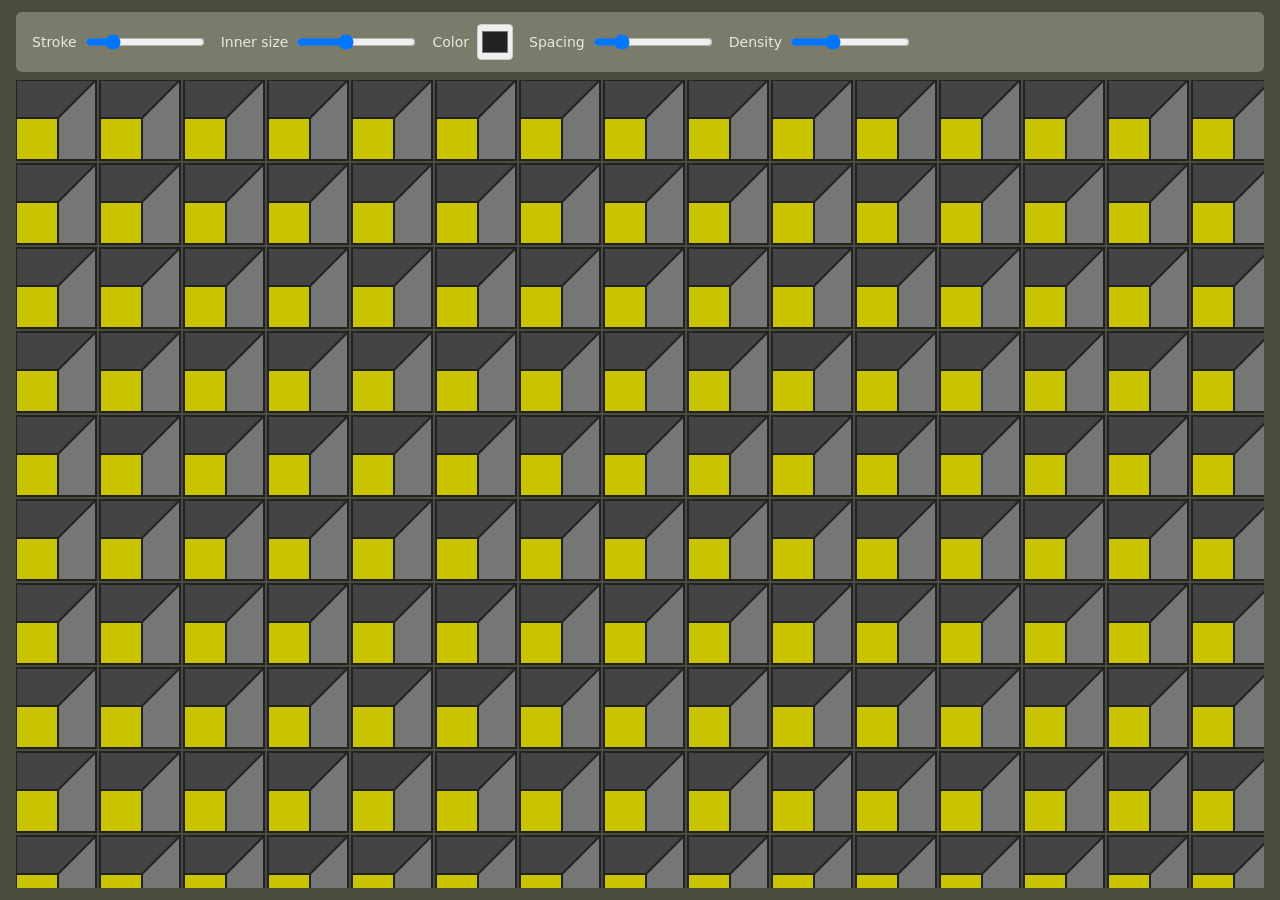
<file: finestra con LUCE 2/index.html>
<!DOCTYPE html>
<html lang="en">
<head>
<meta charset="UTF-8">
<meta name="viewport" content="width=device-width, initial-scale=1.0">
<title>Geometric Texture Grid</title>
<style>
  * { margin: 0; padding: 0; box-sizing: border-box; }

  body {
    background: #e0e0e0;
    display: flex;
    justify-content: center;
    align-items: center;
    min-height: 100vh;
    font-family: system-ui, -apple-system, sans-serif;
    margin: 0;
    padding: 0;
  }

  .container {
    background: #4b4c3e;
    padding: 0.75rem 1rem;
    border-radius: 0;
    box-shadow: none;
    width: 100vw;
    height: 100vh;
    display: flex;
    flex-direction: column;
    overflow: hidden;
  }

  #grid {
    flex: 1;
    display: flex;
    min-height: 0;
  }

  svg {
    display: block;
    width: 100%;
    height: 100%;
  }

  .controls {
    margin-bottom: 0.5rem;
    display: flex;
    gap: 1rem;
    flex-wrap: wrap;
    align-items: center;
    flex-shrink: 0;
  }

  .controls {
    background: #7a7b6a;
    padding: 0.75rem 1rem;
    border-radius: 6px;
  }

  .controls label {
    display: flex;
    align-items: center;
    gap: 0.5rem;
    font-size: 0.875rem;
    color: #e8e8e0;
  }

  .controls input[type="range"] {
    width: 120px;
  }

  .controls input[type="color"] {
    width: 36px;
    height: 36px;
    border: 1px solid #ccc;
    border-radius: 4px;
    padding: 2px;
    cursor: pointer;
  }

</style>
</head>
<body>

<div class="container">
  <div class="controls">
    <label>
      Stroke
      <input type="range" id="stroke" min="0.5" max="8" step="0.25" value="2">
    </label>
    <label>
      Inner size
      <input type="range" id="innerSize" min="40" max="70" step="1" value="52">
    </label>
    <label>
      Color
      <input type="color" id="color" value="#222222">
    </label>
    <label>
      Spacing
      <input type="range" id="spacing" min="0" max="20" step="1" value="4">
    </label>
    <label>
      Density
      <input type="range" id="density" min="40" max="160" step="5" value="80">
    </label>
  </div>

  <div id="grid"></div>

</div>

<script>
  const strokeInput = document.getElementById('stroke');
  const innerInput = document.getElementById('innerSize');
  const colorInput = document.getElementById('color');
  const spacingInput = document.getElementById('spacing');
  const densityInput = document.getElementById('density');
  const grid = document.getElementById('grid');

  function render() {
    const stroke = parseFloat(strokeInput.value);
    const innerPct = parseFloat(innerInput.value) / 100;
    const color = colorInput.value;
    const sp = parseFloat(spacingInput.value);
    const size = parseFloat(densityInput.value);

    const availW = grid.clientWidth || 800;
    const availH = grid.clientHeight || 600;

    const ins = Math.round(size * innerPct);
    const step = size + sp;
    const cols = Math.ceil(availW / step) + 1;
    const rows = Math.ceil(availH / step) + 1;

    let svg = `<svg viewBox="0 0 ${availW} ${availH}" xmlns="http://www.w3.org/2000/svg">`;
    svg += `<defs><style>
      .g-fill-window { fill: #c9c300; }
      .g-fill-top { fill: #444; }
      .g-fill-right { fill: #777676; }
      .g-ln { stroke: ${color}; stroke-width: ${stroke}; stroke-linecap: square; fill: none; }
    </style></defs>`;

    for (let row = 0; row < rows; row++) {
      for (let col = 0; col < cols; col++) {
        const x = col * step;
        const y = row * step;

        const ix = x;
        const iy = y + size - ins;

        svg += `<rect class="g-fill-window" x="${ix}" y="${iy}" width="${ins}" height="${ins}"/>`;
        svg += `<polygon class="g-fill-top" points="${ix},${iy} ${x},${y} ${x+size},${y} ${ix+ins},${iy}"/>`;
        svg += `<polygon class="g-fill-right" points="${ix+ins},${iy} ${x+size},${y} ${x+size},${y+size} ${ix+ins},${iy+ins}"/>`;
        svg += `<rect class="g-ln" x="${x}" y="${y}" width="${size}" height="${size}"/>`;
        svg += `<rect class="g-ln" x="${ix}" y="${iy}" width="${ins}" height="${ins}"/>`;
        svg += `<line class="g-ln" x1="${x+size}" y1="${y}" x2="${ix+ins}" y2="${iy}"/>`;
      }
    }

    svg += '</svg>';
    grid.innerHTML = svg;
  }

  function rerender() { requestAnimationFrame(render); }

  [strokeInput, innerInput, colorInput, spacingInput, densityInput].forEach(el =>
    el.addEventListener('input', render)
  );

  window.addEventListener('resize', rerender);
  render();
</script>

</body>
</html>
</file>
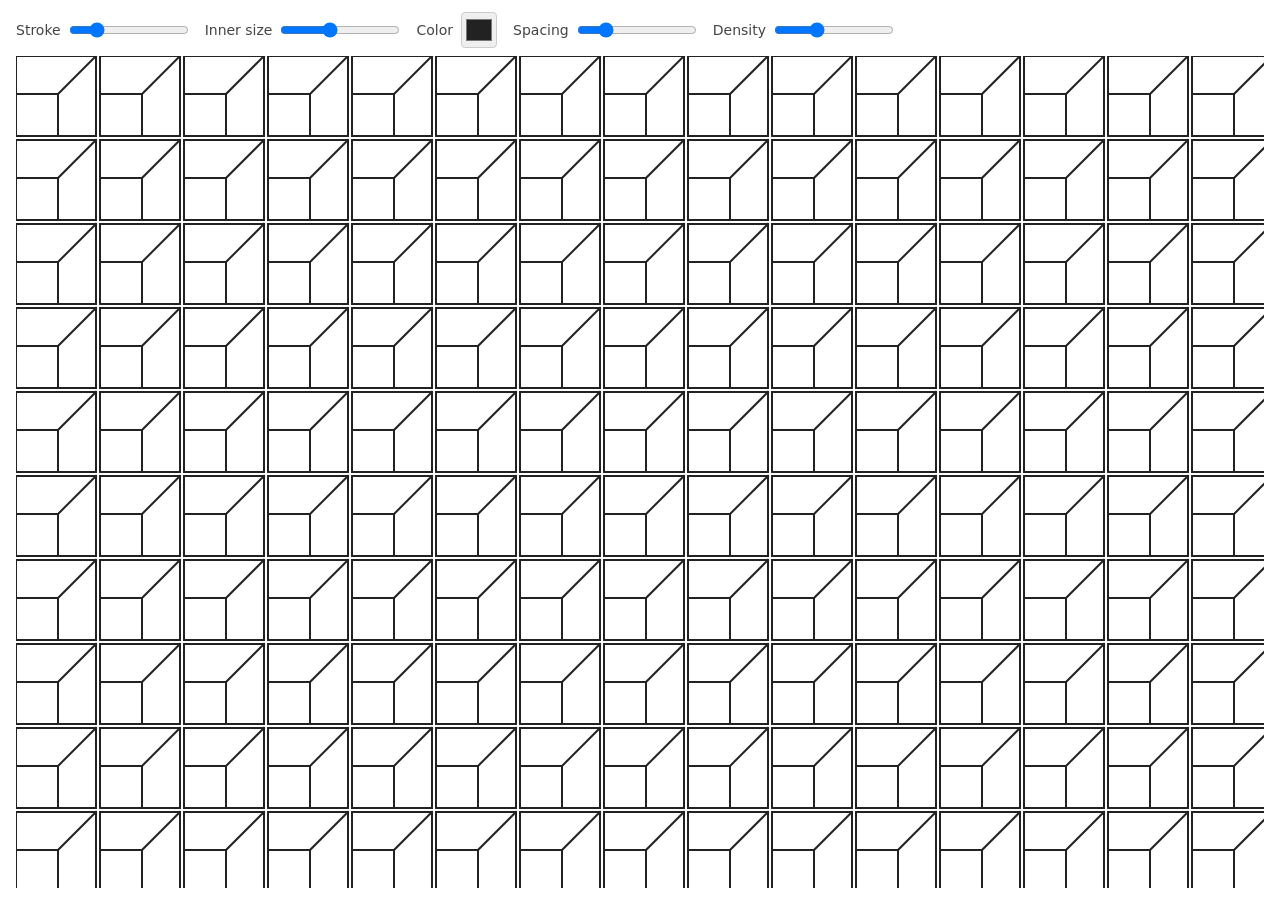
<file: finestra con LUCE 2/pattern design/index.html>
<!DOCTYPE html>
<html lang="en">
<head>
<meta charset="UTF-8">
<meta name="viewport" content="width=device-width, initial-scale=1.0">
<title>Geometric Texture Grid</title>
<style>
  * { margin: 0; padding: 0; box-sizing: border-box; }

  body {
    background: #f5f5f5;
    display: flex;
    justify-content: center;
    align-items: center;
    min-height: 100vh;
    font-family: system-ui, -apple-system, sans-serif;
    margin: 0;
    padding: 0;
  }

  .container {
    background: #fff;
    padding: 0.75rem 1rem;
    border-radius: 0;
    box-shadow: none;
    width: 100vw;
    height: 100vh;
    display: flex;
    flex-direction: column;
    overflow: hidden;
  }

  #grid {
    flex: 1;
    display: flex;
    min-height: 0;
  }

  svg {
    display: block;
    width: 100%;
    height: 100%;
  }

  .controls {
    margin-bottom: 0.5rem;
    display: flex;
    gap: 1rem;
    flex-wrap: wrap;
    align-items: center;
    flex-shrink: 0;
  }

  .controls label {
    display: flex;
    align-items: center;
    gap: 0.5rem;
    font-size: 0.875rem;
    color: #444;
  }

  .controls input[type="range"] {
    width: 120px;
  }

  .controls input[type="color"] {
    width: 36px;
    height: 36px;
    border: 1px solid #ccc;
    border-radius: 4px;
    padding: 2px;
    cursor: pointer;
  }

</style>
</head>
<body>

<div class="container">
  <div class="controls">
    <label>
      Stroke
      <input type="range" id="stroke" min="0.5" max="8" step="0.25" value="2">
    </label>
    <label>
      Inner size
      <input type="range" id="innerSize" min="40" max="70" step="1" value="52">
    </label>
    <label>
      Color
      <input type="color" id="color" value="#222222">
    </label>
    <label>
      Spacing
      <input type="range" id="spacing" min="0" max="20" step="1" value="4">
    </label>
    <label>
      Density
      <input type="range" id="density" min="40" max="160" step="5" value="80">
    </label>
  </div>

  <div id="grid"></div>

</div>

<script>
  const strokeInput = document.getElementById('stroke');
  const innerInput = document.getElementById('innerSize');
  const colorInput = document.getElementById('color');
  const spacingInput = document.getElementById('spacing');
  const densityInput = document.getElementById('density');
  const grid = document.getElementById('grid');

  function render() {
    const stroke = parseFloat(strokeInput.value);
    const innerPct = parseFloat(innerInput.value) / 100;
    const color = colorInput.value;
    const sp = parseFloat(spacingInput.value);
    const size = parseFloat(densityInput.value);

    const availW = grid.clientWidth || 800;
    const availH = grid.clientHeight || 600;

    const innerSize = Math.round(size * innerPct);
    const step = size + sp;
    const cols = Math.ceil(availW / step) + 1;
    const rows = Math.ceil(availH / step) + 1;

    let svg = `<svg viewBox="0 0 ${availW} ${availH}" xmlns="http://www.w3.org/2000/svg">`;
    svg += `<defs><style>.g-ln { stroke: ${color}; stroke-width: ${stroke}; stroke-linecap: square; fill: none; }</style></defs>`;

    for (let row = 0; row < rows; row++) {
      for (let col = 0; col < cols; col++) {
        const x = col * step;
        const y = row * step;

        svg += `<rect class="g-ln" x="${x}" y="${y}" width="${size}" height="${size}"/>`;
        svg += `<rect class="g-ln" x="${x}" y="${y + size - innerSize}" width="${innerSize}" height="${innerSize}"/>`;
        svg += `<line class="g-ln" x1="${x + innerSize}" y1="${y + size - innerSize}" x2="${x + size}" y2="${y}"/>`;
      }
    }

    svg += '</svg>';
    grid.innerHTML = svg;
  }

  function rerender() { requestAnimationFrame(render); }

  [strokeInput, innerInput, colorInput, spacingInput, densityInput].forEach(el =>
    el.addEventListener('input', render)
  );

  window.addEventListener('resize', rerender);
  render();
</script>

</body>
</html>
</file>
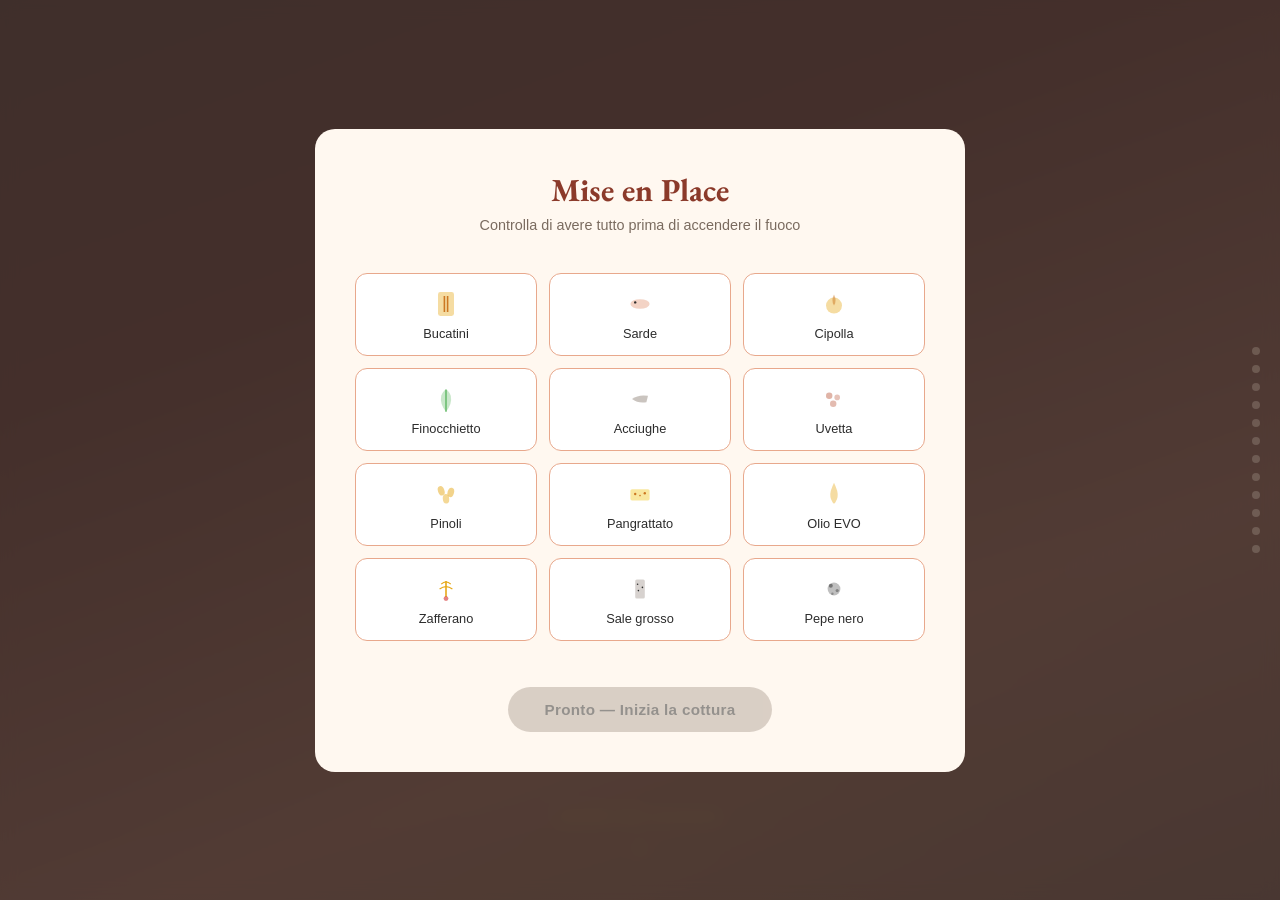
<file: pasta alla palermitana/codebase/index.html>
<!DOCTYPE html>
<html lang="it">
<head>
  <meta charset="UTF-8">
  <meta name="viewport" content="width=device-width, initial-scale=1.0">
  <title>Pasta alla Palermitana</title>
  <link rel="stylesheet" href="css/fonts.css">
  <link rel="stylesheet" href="css/style.css">
</head>
<body>
  <div id="progress-bar"></div>

  <div id="app">

    <!-- HERO -->
    <section class="section hero" id="hero">
      <div class="hero-content">
        <span class="hero-label">Ricetta tradizionale siciliana</span>
        <h1 class="hero-title">Pasta alla<br>Palermitana</h1>
        <p class="hero-author">di Samy</p>
        <div class="hero-illustration">
          <svg viewBox="0 0 200 160" fill="none">
            <circle cx="100" cy="80" r="60" fill="var(--amber)" opacity="0.15"/>
            <path d="M55 85 Q80 50 100 80 Q120 50 145 85" stroke="var(--terracotta)" stroke-width="2.5" fill="none" opacity="0.8"/>
            <path d="M40 105 Q80 70 100 92 Q120 70 160 105" stroke="var(--ochre)" stroke-width="2" fill="none" opacity="0.6"/>
            <circle cx="68" cy="68" r="4" fill="var(--amber)" opacity="0.7"/>
            <circle cx="132" cy="68" r="4" fill="var(--amber)" opacity="0.7"/>
            <circle cx="100" cy="58" r="3" fill="var(--amber)" opacity="0.5"/>
            <ellipse cx="100" cy="112" rx="40" ry="8" fill="var(--amber)" opacity="0.08"/>
          </svg>
        </div>
      </div>
      <div class="scroll-hint">
        <span>Scorri per cucinare</span>
        <div class="scroll-arrow">
          <svg width="20" height="20" viewBox="0 0 20 20" fill="none">
            <path d="M10 4v12M5 11l5 5 5-5" stroke="currentColor" stroke-width="1.5" stroke-linecap="round" stroke-linejoin="round"/>
          </svg>
        </div>
      </div>
    </section>

    <!-- CHECKLIST OVERLAY -->
    <div class="checklist-overlay" id="checklist-overlay">
      <div class="checklist-modal">
        <h2 class="checklist-title">Mise en Place</h2>
        <p class="checklist-subtitle">Controlla di avere tutto prima di accendere il fuoco</p>
        <div class="checklist-grid" id="checklist-grid">
          <div class="checklist-item" data-ingredient="bucatini">
            <div class="checklist-icon">
              <svg viewBox="0 0 40 40" width="32" height="32"><rect x="10" y="5" width="20" height="30" rx="3" fill="var(--amber)" opacity="0.4"/><line x1="18" y1="10" x2="18" y2="30" stroke="var(--ochre)" stroke-width="2"/><line x1="22" y1="10" x2="22" y2="30" stroke="var(--ochre)" stroke-width="2"/></svg>
            </div>
            <span class="checklist-label">Bucatini</span>
          </div>
          <div class="checklist-item" data-ingredient="sarde">
            <div class="checklist-icon">
              <svg viewBox="0 0 40 40" width="32" height="32"><ellipse cx="20" cy="20" rx="12" ry="6" fill="var(--terracotta-light)" opacity="0.5"/><circle cx="14" cy="18" r="1.5" fill="var(--charcoal)"/></svg>
            </div>
            <span class="checklist-label">Sarde</span>
          </div>
          <div class="checklist-item" data-ingredient="cipolla">
            <div class="checklist-icon">
              <svg viewBox="0 0 40 40" width="32" height="32"><circle cx="20" cy="22" r="10" fill="var(--amber)" opacity="0.4"/><path d="M20 8 Q24 16 20 22 Q16 16 20 8" fill="var(--ochre)" opacity="0.5"/></svg>
            </div>
            <span class="checklist-label">Cipolla</span>
          </div>
          <div class="checklist-item" data-ingredient="finocchietto">
            <div class="checklist-icon">
              <svg viewBox="0 0 40 40" width="32" height="32"><path d="M20 36 Q12 26 14 16 Q16 10 20 8 Q24 10 26 16 Q28 26 20 36" fill="var(--success-green)" opacity="0.3"/><line x1="20" y1="8" x2="20" y2="36" stroke="var(--success-green)" stroke-width="1.5"/></svg>
            </div>
            <span class="checklist-label">Finocchietto</span>
          </div>
          <div class="checklist-item" data-ingredient="acciughe">
            <div class="checklist-icon">
              <svg viewBox="0 0 40 40" width="32" height="32"><path d="M10 20 Q18 14 30 16 L28 24 Q18 26 10 20" fill="var(--warm-gray)" opacity="0.4"/></svg>
            </div>
            <span class="checklist-label">Acciughe</span>
          </div>
          <div class="checklist-item" data-ingredient="uvetta">
            <div class="checklist-icon">
              <svg viewBox="0 0 40 40" width="32" height="32"><circle cx="14" cy="16" r="4" fill="var(--terracotta)" opacity="0.5"/><circle cx="24" cy="18" r="3.5" fill="var(--terracotta)" opacity="0.4"/><circle cx="19" cy="26" r="4" fill="var(--terracotta)" opacity="0.45"/></svg>
            </div>
            <span class="checklist-label">Uvetta</span>
          </div>
          <div class="checklist-item" data-ingredient="pinoli">
            <div class="checklist-icon">
              <svg viewBox="0 0 40 40" width="32" height="32"><ellipse cx="14" cy="16" rx="4" ry="6" fill="var(--amber)" opacity="0.5" transform="rotate(-20 14 16)"/><ellipse cx="26" cy="18" rx="4" ry="6" fill="var(--amber)" opacity="0.5" transform="rotate(15 26 18)"/><ellipse cx="20" cy="26" rx="4" ry="6" fill="var(--amber)" opacity="0.45" transform="rotate(-5 20 26)"/></svg>
            </div>
            <span class="checklist-label">Pinoli</span>
          </div>
          <div class="checklist-item" data-ingredient="pangrattato">
            <div class="checklist-icon">
              <svg viewBox="0 0 40 40" width="32" height="32"><rect x="8" y="14" width="24" height="14" rx="2" fill="var(--amber-light)" opacity="0.5"/><circle cx="14" cy="20" r="1.5" fill="var(--ochre)"/><circle cx="20" cy="22" r="1" fill="var(--ochre)"/><circle cx="26" cy="19" r="1.5" fill="var(--ochre)"/></svg>
            </div>
            <span class="checklist-label">Pangrattato</span>
          </div>
          <div class="checklist-item" data-ingredient="olio">
            <div class="checklist-icon">
              <svg viewBox="0 0 40 40" width="32" height="32"><path d="M20 6 Q22 10 24 16 Q26 24 22 30 Q20 34 18 30 Q14 24 16 16 Q18 10 20 6" fill="var(--amber)" opacity="0.4"/></svg>
            </div>
            <span class="checklist-label">Olio EVO</span>
          </div>
          <div class="checklist-item" data-ingredient="zafferano">
            <div class="checklist-icon">
              <svg viewBox="0 0 40 40" width="32" height="32"><line x1="20" y1="10" x2="20" y2="30" stroke="var(--amber)" stroke-width="2"/><path d="M14 14 Q20 8 26 14" fill="none" stroke="var(--amber)" stroke-width="1.5"/><path d="M12 20 Q20 14 28 20" fill="none" stroke="var(--amber)" stroke-width="1.5"/><circle cx="20" cy="32" r="3" fill="var(--danger-red)" opacity="0.6"/></svg>
            </div>
            <span class="checklist-label">Zafferano</span>
          </div>
          <div class="checklist-item" data-ingredient="sale">
            <div class="checklist-icon">
              <svg viewBox="0 0 40 40" width="32" height="32"><rect x="14" y="8" width="12" height="24" rx="2" fill="var(--warm-gray)" opacity="0.3"/><circle cx="17" cy="14" r="1" fill="var(--charcoal)"/><circle cx="23" cy="18" r="1" fill="var(--charcoal)"/><circle cx="18" cy="22" r="1" fill="var(--charcoal)"/></svg>
            </div>
            <span class="checklist-label">Sale grosso</span>
          </div>
          <div class="checklist-item" data-ingredient="pepe">
            <div class="checklist-icon">
              <svg viewBox="0 0 40 40" width="32" height="32"><circle cx="20" cy="20" r="8" fill="var(--charcoal)" opacity="0.3"/><circle cx="16" cy="16" r="2.5" fill="var(--charcoal)" opacity="0.5"/><circle cx="24" cy="22" r="2" fill="var(--charcoal)" opacity="0.4"/><circle cx="18" cy="26" r="1.5" fill="var(--charcoal)" opacity="0.35"/></svg>
            </div>
            <span class="checklist-label">Pepe nero</span>
          </div>
        </div>
        <button class="btn-primary" id="checklist-confirm" disabled>Pronto — Inizia la cottura</button>
      </div>
    </div>

  <nav class="step-nav" id="step-nav">
    <div class="step-nav-dot" data-step="1"></div>
    <div class="step-nav-dot" data-step="2"></div>
    <div class="step-nav-dot" data-step="3"></div>
    <div class="step-nav-dot" data-step="4"></div>
    <div class="step-nav-dot" data-step="5"></div>
    <div class="step-nav-dot" data-step="6"></div>
    <div class="step-nav-dot" data-step="7"></div>
    <div class="step-nav-dot" data-step="8"></div>
    <div class="step-nav-dot" data-step="9"></div>
    <div class="step-nav-dot" data-step="10"></div>
    <div class="step-nav-dot" data-step="11"></div>
    <div class="step-nav-dot" data-step="12"></div>
  </nav>

    <!-- STEP 1 -->
    <section class="section step" data-step="1" id="step-1">
      <div class="step-inner">
        <span class="step-number">01</span>
        <h2 class="section-heading">Ammollo dell'uvetta</h2>
        <p class="section-subtitle">Metti l'uvetta passa in una tazza di acqua tiepida e lasciala riposare.</p>
      </div>
    </section>

    <!-- STEP 2 -->
    <section class="section step" data-step="2" id="step-2">
      <div class="step-inner">
        <span class="step-number">02</span>
        <h2 class="section-heading">Triturazione della cipolla</h2>
        <p class="section-subtitle">Pela la cipolla dorata, tagliala a metà e sminuzzala finemente al coltello.</p>
      </div>
    </section>

    <!-- STEP 3 -->
    <section class="section step" data-step="3" id="step-3">
      <div class="step-inner">
        <span class="step-number">03</span>
        <h2 class="section-heading">Pulizia del finocchietto</h2>
        <p class="section-subtitle">Elimina i gambi più spessi e legnosi tenendo solo i ciuffetti verdi. Lava accuratamente sotto acqua fredda.</p>
      </div>
    </section>

    <!-- STEP 4 -->
    <section class="section step" data-step="4" id="step-4">
      <div class="step-inner">
        <span class="step-number">04</span>
        <h2 class="section-heading">Preparazione delle sarde</h2>
        <p class="section-subtitle">Sciacqua le sarde sotto un filo d'acqua fredda, controlla che non ci siano squame e asciugale delicatamente con carta assorbente.</p>
      </div>
    </section>

    <!-- STEP 5 -->
    <section class="section step" data-step="5" id="step-5">
      <div class="step-inner">
        <span class="step-number">05</span>
        <h2 class="section-heading">Bollitura del finocchietto</h2>
        <p class="section-subtitle">Porta a ebollizione una pentola d'acqua. Aggiungi una generosa manciata di sale grosso e tuffa il finocchietto. Lascia bollire a fiamma media per <strong>20 minuti</strong> finché i rametti non si sfaldano facilmente.</p>
      </div>
    </section>

    <!-- STEP 6 -->
    <section class="section step" data-step="6" id="step-6">
      <div class="step-inner">
        <span class="step-number">06</span>
        <h2 class="section-heading">Filtraggio e tritatura</h2>
        <p class="section-subtitle">Scola il finocchietto conservando l'acqua di cottura (acqua verde). Lascia intiepidire, strizzalo benissimo con le mani e tritalo finemente al coltello.</p>
      </div>
    </section>

    <!-- STEP 7 — Muddica Atturrata -->
    <section class="section step" data-step="7" id="step-7">
      <div class="step-inner">
        <span class="step-number">07</span>
        <h2 class="section-heading">Muddica Atturrata</h2>
        <p class="section-subtitle">In un padellino antiaderente, scalda il pangrattato con un filo d'olio a fuoco bassissimo, mescolando continuamente per 3-4 minuti fino a ottenere un colore nocciola scuro. Fuori dal fuoco, aggiungi lo zucchero, mescola e trasferisci in una ciotola a raffreddare.</p>
        <div id="color-matcher-container"></div>
      </div>
    </section>

    <!-- STEP 8 -->
    <section class="section step" data-step="8" id="step-8">
      <div class="step-inner">
        <span class="step-number">08</span>
        <h2 class="section-heading">Soffritto</h2>
        <p class="section-subtitle">In una padella larga, scalda abbondante olio EVO a fuoco minimo. Appassire la cipolla tritata finché non diventa lucida e trasparente. Aggiungi i filetti di acciuga e schiacciali contro il fondo fino a scioglierli. Unisci l'uvetta strizzata e i pinoli, mescola per un minuto.</p>
      </div>
    </section>

    <!-- STEP 9 -->
    <section class="section step" data-step="9" id="step-9">
      <div class="step-inner">
        <span class="step-number">09</span>
        <h2 class="section-heading">Condimento</h2>
        <p class="section-subtitle">Aggiungi al soffritto il finocchietto tritato. Sciogli lo zafferano in mezza tazzina di acqua di cottura del finocchietto e versalo nella padella. Disponi le sarde distese sopra il condimento, copri e cuoci a fiamma bassissima per <strong>10 minuti</strong>. Aggiusta di sale e pepe.</p>
      </div>
    </section>

    <!-- STEP 10 — Cottura pasta -->
    <section class="section step" data-step="10" id="step-10">
      <div class="step-inner">
        <span class="step-number">10</span>
        <h2 class="section-heading">Cottura della pasta</h2>
        <p class="section-subtitle">Porta di nuovo a bollore l'acqua del finocchietto e cala i bucatini. Scolali 2 minuti prima del tempo indicato sulla confezione, conservando un po' d'acqua di cottura.</p>
        <div id="timer-container"></div>
      </div>
    </section>

    <!-- STEP 11 -->
    <section class="section step" data-step="11" id="step-11">
      <div class="step-inner">
        <span class="step-number">11</span>
        <h2 class="section-heading">Mantecatura</h2>
        <p class="section-subtitle">Trasferisci i bucatini nella padella con il sugo. Salta a fiamma alta per un minuto, aggiungendo un po' d'acqua di cottura se necessario, finché non si forma una leggera cremina.</p>
      </div>
    </section>

    <!-- STEP 12 -->
    <section class="section step" data-step="12" id="step-12">
      <div class="step-inner">
        <span class="step-number">12</span>
        <h2 class="section-heading">Impiattamento</h2>
        <p class="section-subtitle">Disponi i bucatini a cupola nei piatti fondi, copri con il sugo avanzato ricco di sarde, pinoli e uvetta. Cospargi generosamente con la <em>muddica atturrata</em> e servi immediatamente.</p>
      </div>
    </section>

    <!-- FINALE -->
    <section class="section finale" id="finale">
      <div class="finale-content">
        <div class="finale-illustration">
          <svg viewBox="0 0 160 120" fill="none">
            <ellipse cx="80" cy="70" rx="50" ry="30" fill="var(--amber)" opacity="0.12"/>
            <path d="M50 55 Q65 35 80 55 Q95 35 110 55" stroke="var(--amber)" stroke-width="2" fill="none" opacity="0.8"/>
            <circle cx="65" cy="60" r="3" fill="var(--ochre)" opacity="0.6"/>
            <circle cx="95" cy="60" r="3" fill="var(--ochre)" opacity="0.6"/>
            <path d="M20 85 Q40 70 80 85 Q120 70 140 85" stroke="var(--terracotta)" stroke-width="1.5" fill="none" opacity="0.3"/>
          </svg>
        </div>
        <h2 class="finale-title">MINCHIA BRAVO</h2>
        <p class="finale-subtitle">ORA MANGIA!</p>
        <button class="btn-primary finale-play-btn" id="finale-play-btn">Riproduci</button>
      </div>
    </section>

    <!-- SIMILAR RECIPE -->
    <section class="section similar" id="similar">
      <div class="similar-divider">
        <svg viewBox="0 0 300 20" width="300" height="20">
          <path d="M0 10 Q30 0 60 10 Q90 20 120 10 Q150 0 180 10 Q210 20 240 10 Q270 0 300 10" stroke="var(--terracotta-light)" stroke-width="1.5" fill="none" opacity="0.5"/>
        </svg>
      </div>
      <h2 class="section-heading">Potrebbe piacerti anche...</h2>
      <div class="similar-card">
        <div class="similar-card-body">
          <h3 class="similar-card-title">Sarde a Beccafico</h3>
          <p class="similar-card-desc">Un'altra ricetta tradizionale siciliana a base di sarde, pinoli e uvetta.</p>
        </div>
        <button class="btn-primary similar-card-btn" disabled>Vedi ricetta</button>
      </div>
    </section>

  </div>
  <script src="js/audio.js"></script>
  <script src="js/timer.js"></script>
  <script src="js/checklist.js"></script>
  <script src="js/color-matcher.js"></script>
  <script src="js/gestures.js"></script>
  <script src="js/app.js"></script>
</body>
</html>
</file>
<file: pasta alla palermitana/codebase/css/fonts.css>
@import url('https://fonts.googleapis.com/css2?family=EB+Garamond:ital,wght@0,400;0,500;0,600;0,700;1,400;1,500&display=swap');
</file>
<file: pasta alla palermitana/codebase/css/style.css>
:root {
  --terracotta: #C1694F;
  --terracotta-dark: #8B3A2A;
  --terracotta-light: #E8A88C;
  --amber: #E6A817;
  --amber-light: #F4D03F;
  --ochre: #CC7722;
  --cream: #FFF8F0;
  --cream-dark: #F5EDE0;
  --white: #FFFFFF;
  --charcoal: #2C2C2C;
  --warm-gray: #7A6B5F;
  --warm-gray-light: #B5A89C;
  --success-green: #4CAF50;
  --danger-red: #D32F2F;

  --font-heading: 'EB Garamond', 'Georgia', serif;
  --font-body: -apple-system, BlinkMacSystemFont, 'Segoe UI', Roboto, sans-serif;

  --spacing-xs: 6px;
  --spacing-sm: 12px;
  --spacing-md: 20px;
  --spacing-lg: 40px;
  --spacing-xl: 80px;

  --radius-sm: 6px;
  --radius-md: 12px;
  --radius-lg: 20px;
}

*, *::before, *::after {
  margin: 0;
  padding: 0;
  box-sizing: border-box;
}

html {
  font-size: 16px;
}

body {
  font-family: var(--font-body);
  color: var(--charcoal);
  background: var(--cream-dark);
  overflow: hidden;
  -webkit-font-smoothing: antialiased;
  -moz-osx-font-smoothing: grayscale;
}

#app {
  height: 100vh;
  overflow-y: scroll;
  scroll-snap-type: y mandatory;
  scroll-behavior: smooth;
}

#app::-webkit-scrollbar {
  width: 4px;
}

#app::-webkit-scrollbar-track {
  background: transparent;
}

#app::-webkit-scrollbar-thumb {
  background: var(--terracotta-light);
  border-radius: 2px;
}

#progress-bar {
  position: fixed;
  top: 0;
  left: 0;
  width: 0%;
  height: 2px;
  background: linear-gradient(to right, var(--amber), var(--terracotta));
  z-index: 200;
  transition: width 0.1s linear;
}

/* SECTION BASE */
.section {
  height: 100vh;
  scroll-snap-align: start;
  display: flex;
  flex-direction: column;
  justify-content: center;
  align-items: center;
  padding: var(--spacing-lg);
  position: relative;
  overflow: hidden;
  opacity: 0;
  transition: opacity 0.6s ease, transform 0.6s ease;
  transform: translateY(15px);
}

.section.visible {
  opacity: 1;
  transform: translateY(0);
}

.section-heading {
  font-family: var(--font-heading);
  font-size: 2.8rem;
  font-weight: 600;
  color: var(--terracotta-dark);
  text-align: center;
  line-height: 1.15;
  margin-bottom: var(--spacing-md);
}

.section-subtitle {
  font-family: var(--font-body);
  font-size: 1.05rem;
  color: var(--warm-gray);
  text-align: center;
  max-width: 520px;
  line-height: 1.7;
  font-weight: 400;
}

/* HERO */
.hero {
  background: linear-gradient(160deg, #7A3A2A 0%, var(--terracotta-dark) 30%, var(--terracotta) 70%, #A05A44 100%);
  color: var(--white);
  text-align: center;
  position: relative;
  justify-content: center;
}

.hero::before {
  content: '';
  position: absolute;
  inset: 0;
  background: radial-gradient(ellipse at 50% 100%, var(--amber) 0%, transparent 60%);
  opacity: 0.06;
  pointer-events: none;
}

.hero-content {
  z-index: 1;
  display: flex;
  flex-direction: column;
  align-items: center;
  gap: var(--spacing-sm);
}

.hero-label {
  font-family: var(--font-body);
  font-size: 0.75rem;
  font-weight: 500;
  letter-spacing: 0.15em;
  text-transform: uppercase;
  color: var(--amber-light);
  opacity: 0.7;
  margin-bottom: var(--spacing-sm);
}

.hero-title {
  font-family: var(--font-heading);
  font-size: 5rem;
  font-weight: 700;
  color: var(--amber);
  text-shadow: 0 2px 12px rgba(0,0,0,0.25);
  line-height: 1.05;
  letter-spacing: -0.01em;
}

.hero-author {
  font-family: var(--font-heading);
  font-size: 1.3rem;
  font-style: italic;
  color: var(--amber-light);
  opacity: 0.75;
  margin-top: var(--spacing-xs);
}

.hero-illustration {
  margin-top: var(--spacing-sm);
}

.hero-illustration svg {
  width: 130px;
  height: 105px;
}

.scroll-hint {
  position: absolute;
  bottom: var(--spacing-lg);
  display: flex;
  flex-direction: column;
  align-items: center;
  gap: var(--spacing-sm);
  color: var(--amber-light);
  opacity: 0.6;
  font-size: 0.8rem;
  font-weight: 400;
  letter-spacing: 0.05em;
  text-transform: uppercase;
  animation: float 2.4s ease-in-out infinite;
}

.scroll-arrow {
  opacity: 0.7;
}

@keyframes float {
  0%, 100% { transform: translateY(0); }
  50% { transform: translateY(8px); }
}

/* BUTTON */
.btn-primary {
  font-family: var(--font-body);
  font-size: 0.95rem;
  font-weight: 600;
  padding: 14px 36px;
  border: none;
  border-radius: 50px;
  background: var(--amber);
  color: var(--charcoal);
  cursor: pointer;
  transition: all 0.2s ease;
  min-width: 160px;
  letter-spacing: 0.02em;
}

.btn-primary:hover {
  transform: translateY(-1px);
  box-shadow: 0 4px 16px rgba(230, 168, 23, 0.35);
}

.btn-primary:active {
  transform: scale(0.97);
}

.btn-primary:disabled {
  background: var(--warm-gray-light);
  opacity: 0.5;
  cursor: not-allowed;
  transform: none;
  box-shadow: none;
}

/* STEP NAV */
.step-nav {
  position: fixed;
  right: var(--spacing-md);
  top: 50%;
  transform: translateY(-50%);
  display: flex;
  flex-direction: column;
  gap: 10px;
  z-index: 150;
  pointer-events: none;
}

.step-nav-dot {
  width: 8px;
  height: 8px;
  border-radius: 50%;
  background: var(--warm-gray-light);
  opacity: 0.3;
  transition: all 0.3s ease;
}

.step-nav-dot.active {
  background: var(--terracotta);
  opacity: 1;
  transform: scale(1.3);
}

/* RECIPE STEPS */
.step {
  background: var(--cream);
  justify-content: center;
}

.step:nth-child(even) {
  background: var(--white);
}

.step-inner {
  display: flex;
  flex-direction: column;
  align-items: center;
  max-width: 600px;
  width: 100%;
}

.step-number {
  font-family: var(--font-heading);
  font-size: 0.8rem;
  font-weight: 600;
  color: var(--warm-gray-light);
  letter-spacing: 0.1em;
  margin-bottom: var(--spacing-sm);
}

.step .section-subtitle {
  font-size: 1.1rem;
  line-height: 1.75;
}

.step strong {
  color: var(--terracotta);
  font-weight: 600;
}

/* CHECKLIST OVERLAY */
.checklist-overlay {
  position: fixed;
  top: 0; left: 0; right: 0; bottom: 0;
  background: rgba(44, 44, 44, 0.75);
  backdrop-filter: blur(8px);
  -webkit-backdrop-filter: blur(8px);
  display: none;
  align-items: center;
  justify-content: center;
  z-index: 100;
  padding: var(--spacing-md);
}

.checklist-overlay.active {
  display: flex;
}

.checklist-overlay.active .checklist-modal {
  animation: modalIn 0.35s ease;
}

@keyframes modalIn {
  from { opacity: 0; transform: translateY(20px) scale(0.96); }
  to { opacity: 1; transform: translateY(0) scale(1); }
}

.checklist-modal {
  background: var(--cream);
  border-radius: var(--radius-lg);
  padding: var(--spacing-lg);
  max-width: 650px;
  width: 100%;
  max-height: 80vh;
  overflow-y: auto;
  text-align: center;
}

.checklist-title {
  font-family: var(--font-heading);
  font-size: 2rem;
  color: var(--terracotta-dark);
  margin-bottom: var(--spacing-xs);
}

.checklist-subtitle {
  font-family: var(--font-body);
  font-size: 0.9rem;
  color: var(--warm-gray);
  margin-bottom: var(--spacing-lg);
}

.checklist-grid {
  display: grid;
  grid-template-columns: repeat(3, 1fr);
  gap: var(--spacing-sm);
  margin-bottom: var(--spacing-lg);
}

.checklist-item {
  display: flex;
  flex-direction: column;
  align-items: center;
  gap: 6px;
  padding: 14px 10px;
  border: 1.5px solid var(--terracotta-light);
  border-radius: var(--radius-md);
  cursor: pointer;
  transition: all 0.2s ease;
  user-select: none;
  -webkit-tap-highlight-color: transparent;
  background: var(--white);
}

.checklist-item:hover {
  border-color: var(--terracotta);
  background: rgba(193, 105, 79, 0.04);
}

.checklist-item.checked {
  border-color: var(--success-green);
  background: rgba(76, 175, 80, 0.06);
  opacity: 0.65;
}

.checklist-item.checked .checklist-label {
  text-decoration: line-through;
  color: var(--success-green);
}

.checklist-item .checklist-icon {
  transition: transform 0.2s ease;
}

.checklist-item.checked .checklist-icon {
  transform: scale(0.9);
}

.checklist-icon {
  width: 32px;
  height: 32px;
  display: flex;
  align-items: center;
  justify-content: center;
}

.checklist-label {
  font-family: var(--font-body);
  font-size: 0.8rem;
  font-weight: 500;
  color: var(--charcoal);
}

.checklist-modal .btn-primary {
  margin-top: var(--spacing-xs);
}

/* TIMER */
.timer-container {
  display: flex;
  flex-direction: column;
  align-items: center;
  gap: var(--spacing-md);
  margin-top: var(--spacing-lg);
}

.timer-input-group {
  display: flex;
  align-items: center;
  gap: var(--spacing-md);
}

.timer-btn {
  width: 44px;
  height: 44px;
  border-radius: 50%;
  border: 1.5px solid var(--terracotta-light);
  background: var(--white);
  color: var(--terracotta);
  font-size: 1.3rem;
  font-weight: 500;
  cursor: pointer;
  display: flex;
  align-items: center;
  justify-content: center;
  transition: all 0.15s ease;
}

.timer-btn:active {
  background: var(--terracotta);
  color: var(--white);
  border-color: var(--terracotta);
}

.timer-input {
  width: 64px;
  text-align: center;
  font-family: var(--font-heading);
  font-size: 2rem;
  font-weight: 600;
  border: none;
  border-bottom: 1.5px solid var(--terracotta-light);
  background: transparent;
  color: var(--terracotta-dark);
  outline: none;
  padding: 4px;
}

.timer-label {
  font-size: 0.8rem;
  color: var(--warm-gray);
}

.timer-display {
  font-family: var(--font-heading);
  font-size: 3.5rem;
  font-weight: 600;
  color: var(--terracotta-dark);
  display: none;
  letter-spacing: 0.02em;
}

.timer-progress-ring {
  width: 110px;
  height: 110px;
  display: none;
}

.timer-controls {
  display: flex;
  gap: var(--spacing-sm);
}

.timer-water-alert {
  position: fixed;
  bottom: 0;
  left: 0;
  right: 0;
  background: var(--terracotta-dark);
  color: var(--white);
  padding: var(--spacing-md) var(--spacing-lg);
  text-align: center;
  font-size: 1rem;
  font-weight: 500;
  transform: translateY(100%);
  transition: transform 0.35s cubic-bezier(0.16, 1, 0.3, 1);
  z-index: 50;
  display: flex;
  align-items: center;
  justify-content: center;
  gap: var(--spacing-md);
  flex-wrap: wrap;
}

.timer-water-alert.active {
  transform: translateY(0);
}

.timer-water-alert .btn-primary {
  background: var(--white);
  color: var(--terracotta-dark);
  min-width: auto;
  padding: 10px 24px;
  font-size: 0.85rem;
}

/* COLOR MATCHER */
.color-matcher {
  margin-top: var(--spacing-lg);
  width: 100%;
  max-width: 420px;
}

.color-matcher-label {
  font-family: var(--font-heading);
  font-size: 1rem;
  color: var(--warm-gray);
  margin-bottom: var(--spacing-md);
  text-align: center;
}

.color-matcher-track {
  position: relative;
  width: 100%;
  height: 28px;
  border-radius: 14px;
  background: linear-gradient(to right,
    #F5F0E1 0%,
    #E8C87A 20%,
    #D4A843 40%,
    #B8862C 55%,
    #8B6914 70%,
    #5C3D10 85%,
    #1A0F05 100%
  );
  cursor: pointer;
  touch-action: none;
  box-shadow: inset 0 1px 3px rgba(0,0,0,0.1);
}

.color-matcher-thumb {
  position: absolute;
  top: 50%;
  width: 18px;
  height: 26px;
  background: var(--white);
  border: 2px solid var(--terracotta);
  border-radius: 4px;
  transform: translate(-50%, -50%);
  pointer-events: none;
  box-shadow: 0 2px 6px rgba(0,0,0,0.15);
  z-index: 2;
}

.color-matcher-status {
  margin-top: var(--spacing-sm);
  text-align: center;
  font-family: var(--font-heading);
  font-size: 1.2rem;
  font-weight: 600;
  min-height: 1.5em;
  transition: color 0.2s;
}

.color-matcher-status.perfect { color: var(--success-green); }
.color-matcher-status.warning { color: var(--ochre); }
.color-matcher-status.danger { color: var(--danger-red); }

.color-matcher-pan {
  display: flex;
  align-items: center;
  justify-content: center;
  margin-bottom: var(--spacing-sm);
}

.color-matcher-pan svg {
  width: 72px;
  height: 44px;
}

.color-matcher-pan-fill {
  transition: fill 0.15s ease;
}

/* FINALE */
.finale {
  background: linear-gradient(160deg, #2C1810 0%, var(--terracotta-dark) 40%, #3D2018 100%);
  color: var(--white);
}

.finale-content {
  text-align: center;
}

.finale-illustration svg {
  width: 120px;
  height: 90px;
  margin-bottom: var(--spacing-md);
}

.finale-title {
  font-family: var(--font-heading);
  font-size: 4.5rem;
  font-weight: 700;
  color: var(--amber);
  text-shadow: 0 2px 12px rgba(0,0,0,0.3);
  line-height: 1.1;
  margin-bottom: var(--spacing-xs);
}

.finale-subtitle {
  font-family: var(--font-heading);
  font-size: 1.6rem;
  font-style: italic;
  color: var(--amber-light);
  opacity: 0.8;
  margin-bottom: var(--spacing-lg);
}

.finale-play-btn {
  display: none;
  background: transparent;
  border: 1.5px solid var(--amber-light);
  color: var(--amber-light);
}

.finale-play-btn:hover {
  background: var(--amber-light);
  color: var(--terracotta-dark);
  box-shadow: none;
}

/* SIMILAR RECIPE */
.similar {
  background: var(--cream-dark);
  text-align: center;
  gap: var(--spacing-md);
}

.similar-divider {
  margin-bottom: var(--spacing-sm);
}

.similar-card {
  display: flex;
  align-items: center;
  gap: var(--spacing-lg);
  background: var(--white);
  padding: var(--spacing-md) var(--spacing-lg);
  border-radius: var(--radius-md);
  border: 1px solid var(--terracotta-light);
  max-width: 480px;
  width: 100%;
}

.similar-card-body {
  flex: 1;
  text-align: left;
}

.similar-card-title {
  font-family: var(--font-heading);
  font-size: 1.15rem;
  font-weight: 600;
  color: var(--terracotta-dark);
  margin-bottom: 4px;
}

.similar-card-desc {
  font-size: 0.85rem;
  color: var(--warm-gray);
  line-height: 1.5;
}

.similar-card .btn-primary {
  flex-shrink: 0;
  min-width: auto;
  padding: 10px 22px;
  font-size: 0.85rem;
}

.similar-card .btn-primary:disabled {
  background: var(--warm-gray-light);
  opacity: 0.35;
  cursor: not-allowed;
  transform: none;
  box-shadow: none;
}

/* RESPONSIVE */
@media (max-width: 768px) {
  .hero-title {
    font-size: 3.2rem;
  }

  .hero-illustration svg {
    width: 100px;
    height: 80px;
  }

  .section-heading {
    font-size: 2rem;
  }

  .section-subtitle {
    font-size: 0.95rem;
    max-width: 380px;
  }

  .step-nav {
    right: var(--spacing-sm);
    gap: 7px;
  }

  .step-nav-dot {
    width: 6px;
    height: 6px;
  }

  .checklist-grid {
    grid-template-columns: repeat(2, 1fr);
  }

  .checklist-modal {
    padding: var(--spacing-md);
    max-height: 85vh;
  }

  .finale-title {
    font-size: 3rem;
  }

  .similar-card {
    flex-direction: column;
    text-align: center;
  }

  .similar-card-body {
    text-align: center;
  }

  .timer-input {
    font-size: 1.5rem;
    width: 50px;
  }

  .timer-display {
    font-size: 2.5rem;
  }

  .timer-water-alert {
    flex-direction: column;
    gap: var(--spacing-sm);
  }
}

@media (max-width: 480px) {
  .hero-title {
    font-size: 2.4rem;
  }

  .hero-label {
    font-size: 0.65rem;
  }

  .section-heading {
    font-size: 1.6rem;
  }

  .checklist-grid {
    grid-template-columns: repeat(2, 1fr);
    gap: 6px;
  }

  .checklist-item {
    padding: 10px 6px;
  }

  .checklist-label {
    font-size: 0.7rem;
  }
}
</file>
